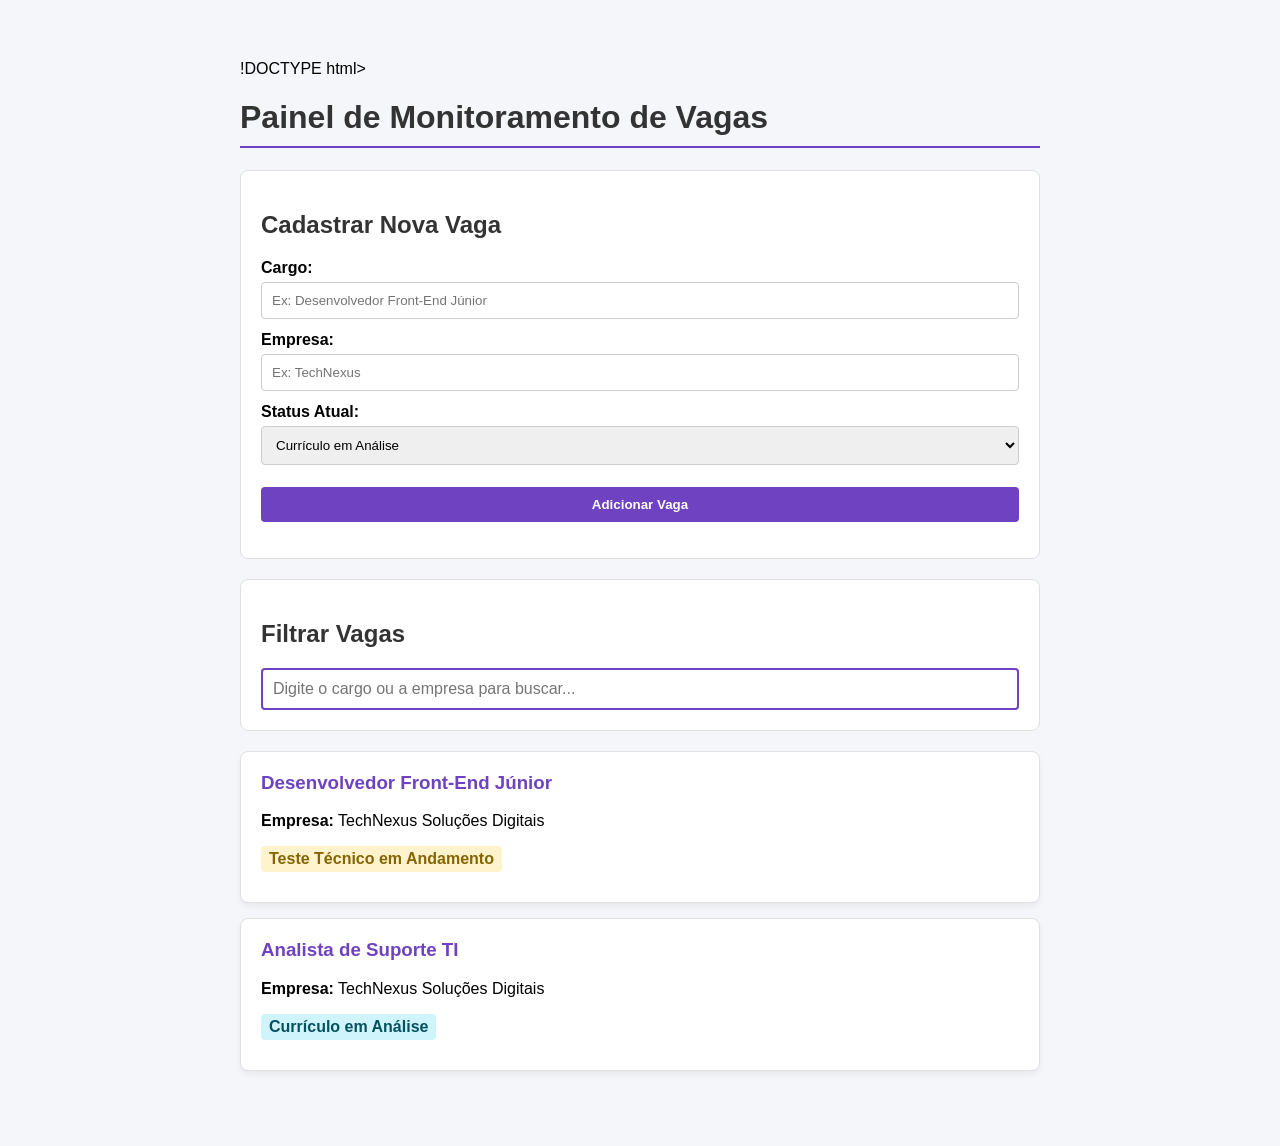
<file: minhas vg.html>
!DOCTYPE html>
<html lang="pt-BR">
<head>
    <meta charset="UTF-8">
    <meta name="viewport" content="width=device-width, initial-scale=1.0">
    <title>Minhas Vagas</title>
    <style>
        body { 
            font-family: Arial, sans-serif; 
            max-width: 800px; 
            margin: 40px auto; 
            padding: 20px; 
            background-color: #f4f6f9;
        }
        h1, h2 { 
            color: #333; 
        }
        h1 {
            border-bottom: 2px solid #6f42c1;
            padding-bottom: 10px;
        }
        .vaga { 
            background-color: #fff;
            border: 1px solid #e0e0e0; 
            padding: 20px; 
            margin-bottom: 15px; 
            border-radius: 8px; 
            box-shadow: 0 4px 6px rgba(0,0,0,0.05);
        }
        .vaga h3 { 
            margin-top: 0; 
            color: #6f42c1; 
        }
        .status { 
            font-weight: bold; 
            padding: 4px 8px;
            border-radius: 4px;
            display: inline-block;
            margin-bottom: 10px;
        }
        /* Cores de Status */
        .status-andamento { background-color: #fff3cd; color: #856404; }
        .status-analise { background-color: #cff4fc; color: #055160; }
        
        .meta-info {
            color: #666;
            font-size: 0.9em;
            margin-top: 10px;
        }
        /* Formulário e Filtro */
        .card-sistema {
            background: #fff;
            padding: 20px;
            border-radius: 8px;
            margin-bottom: 20px;
            border: 1px solid #e0e0e0;
        }
        .form-grupo {
            margin-bottom: 12px;
        }
        .form-grupo label {
            display: block;
            margin-bottom: 5px;
            font-weight: bold;
        }
        input, select, button {
            width: 100%;
            padding: 10px;
            border: 1px solid #ccc;
            border-radius: 4px;
            box-sizing: border-box;
        }
        button {
            background-color: #6f42c1;
            color: white;
            font-weight: bold;
            border: none;
            cursor: pointer;
            margin-top: 10px;
        }
        button:hover {
            background-color: #5a32a3;
        }
        #busca {
            border: 2px solid #6f42c1;
            font-size: 1em;
        }
    </style>
</head>
<body>

    <h1>Painel de Monitoramento de Vagas</h1>

    <div class="card-sistema">
        <h2>Cadastrar Nova Vaga</h2>
        <form id="form-vaga">
            <div class="form-grupo">
                <label for="cargo">Cargo:</label>
                <input type="text" id="cargo" required placeholder="Ex: Desenvolvedor Front-End Júnior">
            </div>
            <div class="form-grupo">
                <label for="empresa">Empresa:</label>
                <input type="text" id="empresa" required placeholder="Ex: TechNexus">
            </div>
            <div class="form-grupo">
                <label for="status-select">Status Atual:</label>
                <select id="status-select">
                    <option value="status-analise">Currículo em Análise</option>
                    <option value="status-andamento">Teste Técnico em Andamento</option>
                </select>
            </div>
            <button type="submit">Adicionar Vaga</button>
        </form>
    </div>

    <div class="card-sistema">
        <h2>Filtrar Vagas</h2>
        <input type="text" id="busca" placeholder="Digite o cargo ou a empresa para buscar...">
    </div>

    <div id="lista-vagas">
        <div class="vaga">
            <h3>Desenvolvedor Front-End Júnior</h3>
            <p><strong>Empresa:</strong> TechNexus Soluções Digitais</p>
            <span class="status status-andamento">Teste Técnico em Andamento</span>
        </div>

        <div class="vaga">
            <h3>Analista de Suporte TI</h3>
            <p><strong>Empresa:</strong> TechNexus Soluções Digitais</p>
            <span class="status status-analise">Currículo em Análise</span>
        </div>
    </div>

    <script>
        const form = document.getElementById('form-vaga');
        const listaVagas = document.getElementById('lista-vagas');
        const barraBusca = document.getElementById('busca');

        // Função para cadastrar nova vaga
        form.addEventListener('submit', function(e) {
            e.preventDefault();

            const cargo = document.getElementById('cargo').value;
            const empresa = document.getElementById('empresa').value;
            const statusClass = document.getElementById('status-select').value;
            const statusTexto = document.getElementById('status-select').options[document.getElementById('status-select').selectedIndex].text;

            // Criando a estrutura da nova vaga
            const novaVaga = document.createElement('div');
            novaVaga.classList.add('vaga');
            novaVaga.innerHTML = `
                <h3>${cargo}</h3>
                <p><strong>Empresa:</strong> ${empresa}</p>
                <span class="status ${statusClass}">${statusTexto}</span>
            `;

            // Adiciona no topo da lista e limpa o formulário
            listaVagas.insertBefore(novaVaga, listaVagas.firstChild);
            form.reset();
        });

        // Função para filtrar as vagas em tempo real
        barraBusca.addEventListener('input', function() {
            const termoBusca = barraBusca.value.toLowerCase();
            const vagas = document.querySelectorAll('.vaga');

            vagas.forEach(function(vaga) {
                const cargo = vaga.querySelector('h3').innerText.toLowerCase();
                const empresa = vaga.querySelector('p').innerText.toLowerCase();

                if (cargo.includes(termoBusca) || empresa.includes(termoBusca)) {
                    vaga.style.display = 'block';
                } else {
                    vaga.style.display = 'none';
                }
            });
        });
    </script>
</body>
</html>
</file>
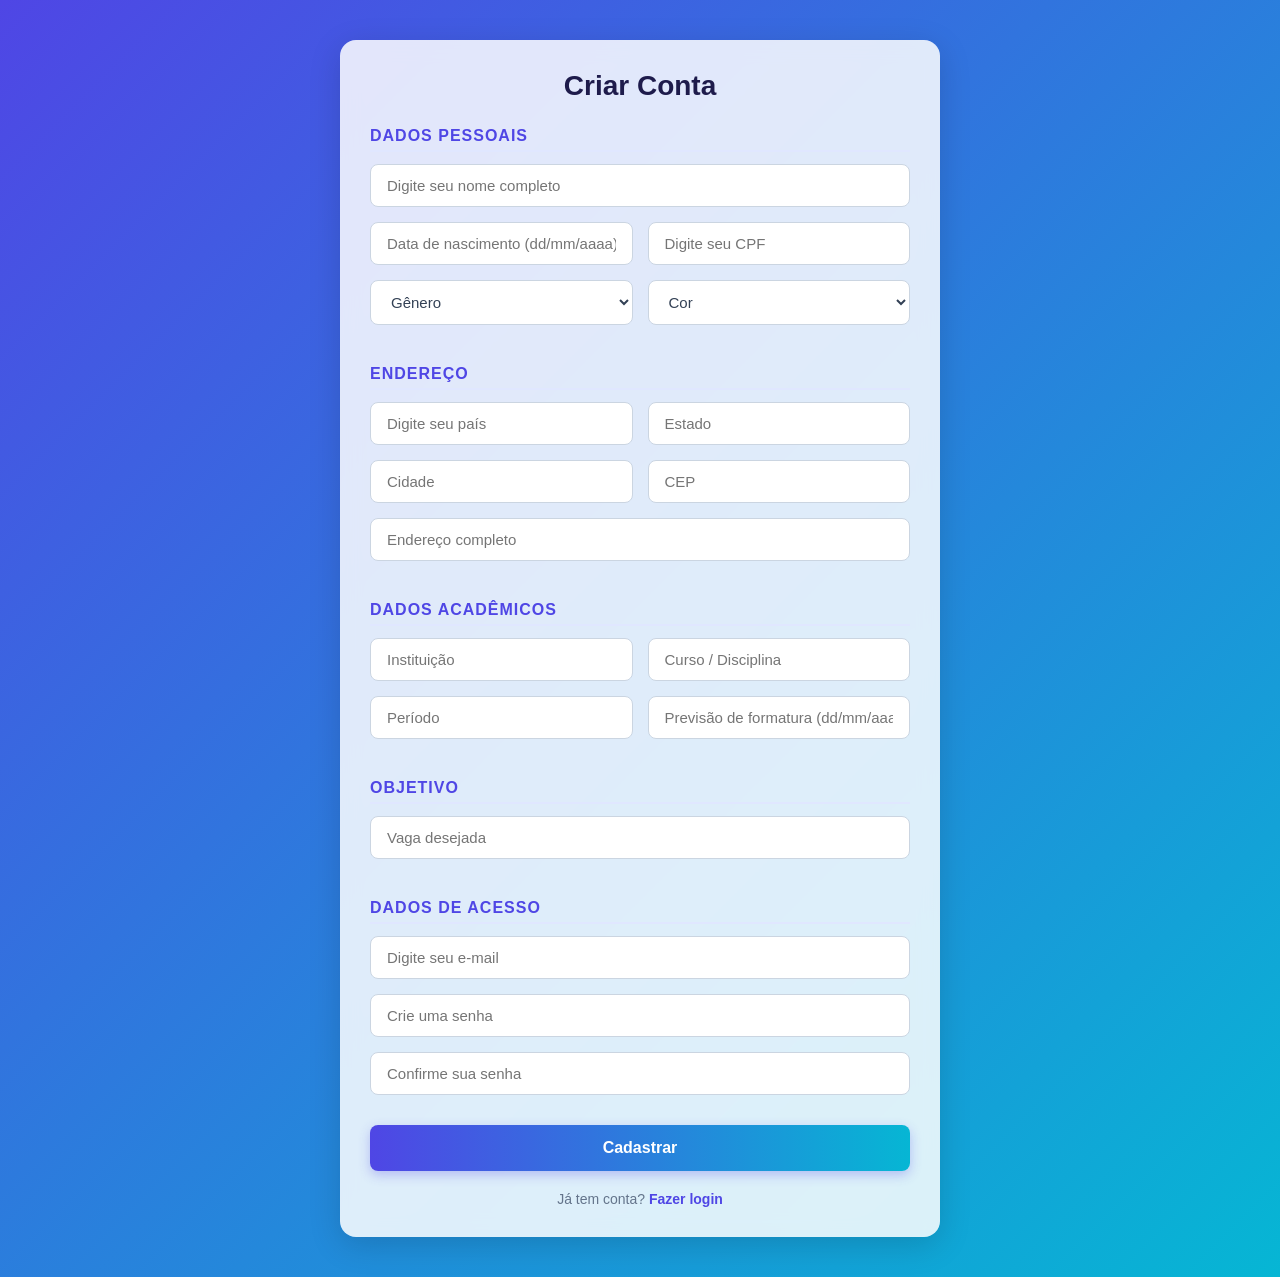
<file: frontend/cadastro.html>
<!DOCTYPE html>
<html lang="pt-br">
<head>
  <meta charset="UTF-8">
  <title>Cadastro</title>
  
  <style>
    /* 🎨 RESET DE ESTILOS */
    * {
      margin: 0;
      padding: 0;
      box-sizing: border-box;
      font-family: 'Segoe UI', Tahoma, Geneva, Verdana, sans-serif;
    }

    /* 🌆 FUNDO MODERNO COM DEGRADÊ */
    body.cadastro-page {
      background: linear-gradient(135deg, #4f46e5, #06b6d4);
      min-height: 100vh;
      display: flex;
      justify-content: center;
      align-items: center;
      padding: 40px 20px;
    }

    /* 🪟 CONTAINER EFEITO VIDRO (GLASSMORPHISM) */
    .form-container {
      width: 100%;
      max-width: 600px;
      background: rgba(255, 255, 255, 0.85);
      backdrop-filter: blur(10px);
      border-radius: 16px;
      box-shadow: 0 8px 32px rgba(0, 0, 0, 0.15);
      padding: 30px;
    }

    /* ✍️ TÍTULOS */
    .form-box h2 {
      color: #1e1b4b;
      font-size: 28px;
      text-align: center;
      margin-bottom: 25px;
      font-weight: 700;
    }

    .form-box h3 {
      color: #4f46e5;
      font-size: 16px;
      text-transform: uppercase;
      letter-spacing: 1px;
      margin: 25px 0 12px 0;
      border-bottom: 2px solid #e0e7ff;
      padding-bottom: 5px;
    }

    /* 📐 ALINHAMENTO LADO A LADO */
    .grid-2 {
      display: grid;
      grid-template-columns: 1fr 1fr;
      gap: 15px;
    }

    /* ⌨️ CAMPOS DE ENTRADA (INPUTS E SELECTS) */
    input[type="text"],
    input[type="email"],
    input[type="password"],
    select {
      width: 100%;
      padding: 12px 16px;
      margin-bottom: 15px;
      border: 1px solid #cbd5e1;
      border-radius: 8px;
      background-color: #fff;
      color: #334155;
      font-size: 15px;
      transition: all 0.3s ease;
      outline: none;
    }

    /* ✨ FOCO NOS CAMPOS */
    input:focus, 
    select:focus {
      border-color: #4f46e5;
      box-shadow: 0 0 0 3px rgba(79, 70, 229, 0.2);
      background-color: #f8fafc;
    }

    /* 🚀 BOTÃO DE CADASTRAR */
    button[type="submit"] {
      width: 100%;
      padding: 14px;
      background: linear-gradient(90deg, #4f46e5, #06b6d4);
      color: white;
      border: none;
      border-radius: 8px;
      font-size: 16px;
      font-weight: 600;
      cursor: pointer;
      transition: transform 0.2s, opacity 0.2s;
      margin-top: 15px;
      box-shadow: 0 4px 12px rgba(79, 70, 229, 0.3);
    }

    button[type="submit"]:hover {
      opacity: 0.9;
      transform: translateY(-1px);
    }

    button[type="submit"]:active {
      transform: translateY(1px);
    }

    /* 🔗 LINKS E TEXTOS DE BAIXO */
    .voltar {
      text-align: center;
      margin-top: 20px;
      font-size: 14px;
      color: #64748b;
    }

    .voltar a {
      color: #4f46e5;
      text-decoration: none;
      font-weight: 600;
    }

    .voltar a:hover {
      text-decoration: underline;
    }

    /* 🔔 MENSAGEM DE ERRO/SUCESSO */
    #mensagem {
      text-align: center;
      margin-top: 10px;
      font-size: 14px;
      font-weight: 500;
    }

    /* 📱 ADAPTAÇÃO PARA CELULAR */
    @media (max-width: 480px) {
      .grid-2 {
        grid-template-columns: 1fr;
        gap: 0;
      }
      .form-container {
        padding: 20px;
      }
    }
  </style>
</head>

<body class="cadastro-page">

  <div class="form-container">

    <div class="form-box">

      <h2>Criar Conta</h2>

      <form id="registerForm">

        <h3>Dados pessoais</h3>

        <input 
          id="nome" 
          type="text" 
          placeholder="Digite seu nome completo" 
          required
        >

        <div class="grid-2">

          <input 
            id="dataNascimento" 
            type="text" 
            placeholder="Data de nascimento (dd/mm/aaaa)" 
            required
          >

          <input 
            id="cpf" 
            type="text" 
            placeholder="Digite seu CPF" 
            required
          >

        </div>

        <div class="grid-2">

          <select id="genero">
            <option value="">Gênero</option>
            <option>Feminino</option>
            <option>Masculino</option>
            <option>Outro</option>
          </select>

          <select id="cor">
            <option value="">Cor</option>
            <option>Branca</option>
            <option>Preta</option>
            <option>Parda</option>
            <option>Amarela</option>
            <option>Indígena</option>
          </select>

        </div>

        <h3>Endereço</h3>

        <div class="grid-2">
          <input id="pais" type="text" placeholder="Digite seu país">
          <input id="estado" type="text" placeholder="Estado">
        </div>

        <div class="grid-2">
          <input id="cidade" type="text" placeholder="Cidade">
          <input id="cep" type="text" placeholder="CEP">
        </div>

        <input 
          id="endereco" 
          type="text" 
          placeholder="Endereço completo"
        >

        <h3>Dados Acadêmicos</h3>

        <div class="grid-2">
          <input 
            id="instituicao" 
            type="text" 
            placeholder="Instituição"
          >

          <input 
            id="curso" 
            type="text" 
            placeholder="Curso / Disciplina"
          >
        </div>

        <div class="grid-2">

          <input 
            id="periodo" 
            type="text" 
            placeholder="Período"
          >

          <input 
            id="formatura" 
            type="text" 
            placeholder="Previsão de formatura (dd/mm/aaaa)"
          >

        </div>

        <h3>Objetivo</h3>

        <input 
          id="vaga" 
          type="text" 
          placeholder="Vaga desejada"
        >

        <h3>Dados de acesso</h3>

        <input 
          id="emailCadastro" 
          type="email" 
          placeholder="Digite seu e-mail" 
          required
        >

        <input 
          id="senhaCadastro" 
          type="password" 
          placeholder="Crie uma senha" 
          required
        >

        <input 
          id="confirmarSenha" 
          type="password" 
          placeholder="Confirme sua senha" 
          required
        >

        <button type="submit">
          Cadastrar
        </button>

      </form>

      <p id="mensagem"></p>

      <p class="voltar">
        Já tem conta? <a href="index.html">Fazer login</a>
      </p>

    </div>

  </div>

  <script src="script.js"></script>

</body>
</html>
</file>
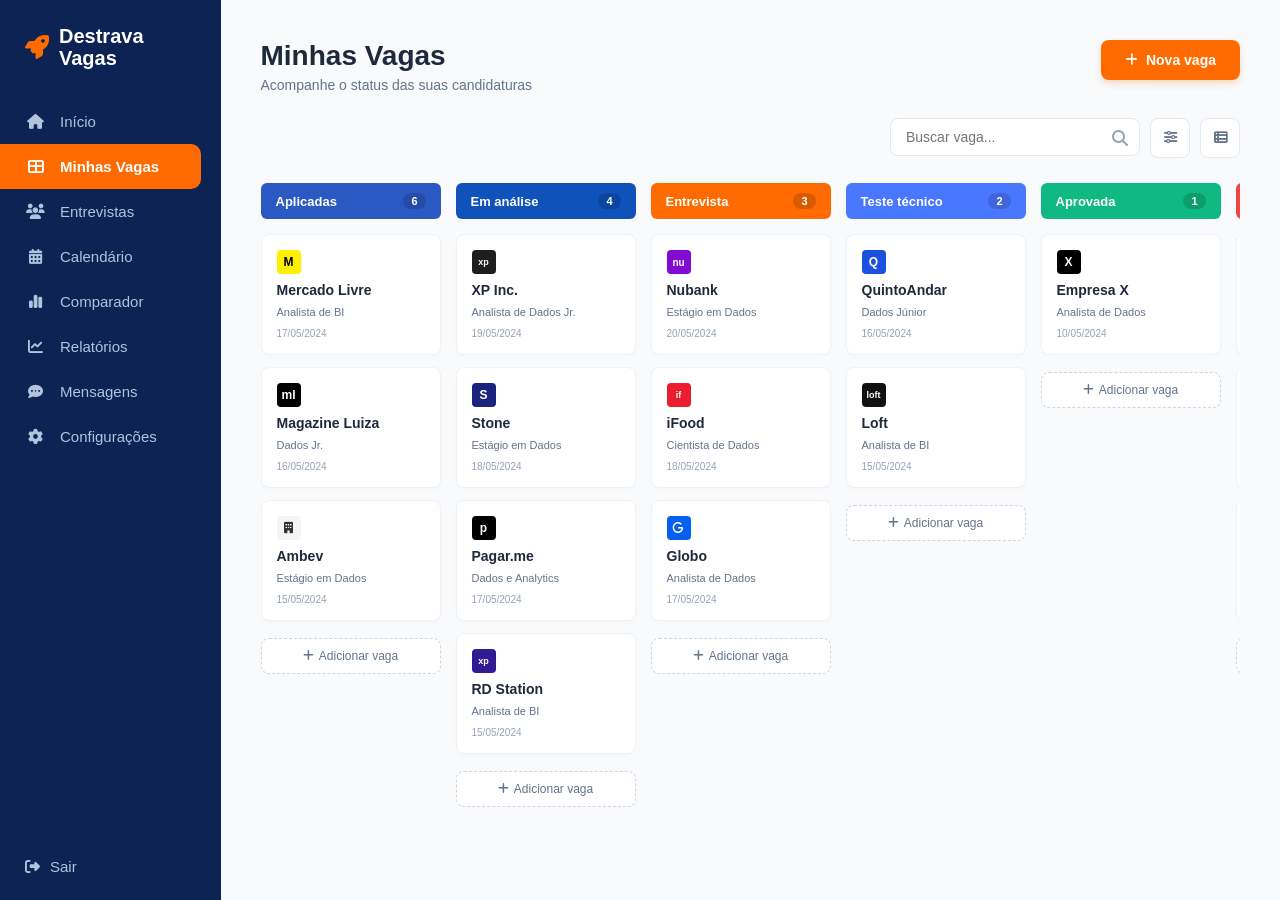
<file: frontend/dashboad.html>
<!DOCTYPE html>
<html lang="pt-BR">
<head>
    <meta charset="UTF-8">
    <meta name="viewport" content="width=device-width, initial-scale=1.0">
    <title>Destrava Vagas - Dashboard</title>
    <link rel="stylesheet" href="https://cdnjs.cloudflare.com/ajax/libs/font-awesome/6.4.0/css/all.min.css">
    <style>
        * {
            margin: 0;
            padding: 0;
            box-sizing: border-box;
            font-family: 'Segoe UI', Tahoma, Geneva, Verdana, sans-serif;
        }

        body {
            display: flex;
            background-color: #f8fafc;
            height: 100vh;
            overflow: hidden;
        }

        /* --- MENU LATERAL (SIDEBAR) --- */
        .sidebar {
            width: 260px;
            background-color: #0d2353;
            color: white;
            display: flex;
            flex-direction: column;
            justify-content: space-between;
            padding: 25px 0;
        }

        .logo-section {
            display: flex;
            align-items: center;
            padding: 0 25px;
            margin-bottom: 30px;
        }

        .logo-section i {
            font-size: 24px;
            color: #ff6b00;
            margin-right: 10px;
        }

        .logo-section h2 {
            font-size: 20px;
            font-weight: 700;
            line-height: 1.1;
        }

        .menu-list {
            list-style: none;
            flex-grow: 1;
        }

        .menu-item {
            display: flex;
            align-items: center;
            padding: 14px 25px;
            color: #b0c4de;
            text-decoration: none;
            font-size: 15px;
            transition: all 0.3s;
        }

        .menu-item i {
            margin-right: 15px;
            width: 20px;
            text-align: center;
        }

        /* Item ativo (Laranja) */
        .menu-item.active {
            background-color: #ff6b00;
            color: white;
            border-radius: 0 10px 10px 0;
            margin-right: 20px;
            font-weight: bold;
        }

        .menu-item:hover:not(.active) {
            background-color: #16326c;
            color: white;
        }

        .logout-section {
            padding: 0 25px;
        }

        .logout-btn {
            color: #b0c4de;
            text-decoration: none;
            display: flex;
            align-items: center;
            font-size: 15px;
        }

        .logout-btn i {
            margin-right: 10px;
        }

        /* --- CONTEÚDO PRINCIPAL --- */
        .main-content {
            flex-grow: 1;
            padding: 40px;
            overflow-y: auto;
            display: flex;
            flex-direction: column;
        }

        /* Cabeçalho superior */
        .header-top {
            display: flex;
            justify-content: space-between;
            align-items: flex-start;
            margin-bottom: 25px;
        }

        .title-area h1 {
            color: #1e293b;
            font-size: 28px;
            font-weight: 700;
            margin-bottom: 5px;
        }

        .title-area p {
            color: #64748b;
            font-size: 14px;
        }

        .btn-nova-vaga {
            background-color: #ff6b00;
            color: white;
            border: none;
            padding: 12px 24px;
            border-radius: 8px;
            font-weight: bold;
            cursor: pointer;
            font-size: 14px;
            display: flex;
            align-items: center;
            gap: 8px;
            box-shadow: 0 4px 6px rgba(255, 107, 0, 0.2);
        }

        /* Barra de Busca e Filtros */
        .filter-bar {
            display: flex;
            justify-content: flex-end;
            gap: 10px;
            margin-bottom: 25px;
        }

        .search-container {
            position: relative;
            width: 250px;
        }

        .search-container input {
            width: 100%;
            padding: 10px 35px 10px 15px;
            border: 1px solid #e2e8f0;
            border-radius: 8px;
            font-size: 14px;
            background-color: white;
            outline: none;
        }

        .search-container i {
            position: absolute;
            right: 12px;
            top: 50%;
            transform: translateY(-50%);
            color: #94a3b8;
        }

        .icon-btn {
            background-color: white;
            border: 1px solid #e2e8f0;
            border-radius: 8px;
            width: 40px;
            height: 40px;
            display: flex;
            align-items: center;
            justify-content: center;
            color: #64748b;
            cursor: pointer;
        }

        /* --- KANBAN BOARD (COLUNAS) --- */
        .kanban-board {
            display: flex;
            gap: 15px;
            flex-grow: 1;
            align-items: flex-start;
            overflow-x: auto;
            padding-bottom: 20px;
        }

        .kanban-column {
            flex: 1;
            min-width: 180px;
            background-color: transparent;
        }

        /* Títulos das Colunas com as Cores da Foto */
        .column-header {
            color: white;
            padding: 10px 15px;
            border-radius: 6px;
            font-size: 13px;
            font-weight: bold;
            display: flex;
            justify-content: space-between;
            align-items: center;
            margin-bottom: 15px;
        }

        .col-aplicadas { background-color: #2b59c3; }
        .col-analise { background-color: #0f52ba; }
        .col-entrevista { background-color: #ff6b00; }
        .col-teste { background-color: #4a77ff; }
        .col-aprovada { background-color: #10b981; }
        .col-rejeitada { background-color: #ef4444; }

        .badge-count {
            background-color: rgba(0, 0, 0, 0.15);
            padding: 2px 8px;
            border-radius: 12px;
            font-size: 11px;
        }

        /* Cards de Vagas */
        .card-container {
            display: flex;
            flex-direction: column;
            gap: 12px;
        }

        .vaga-card {
            background-color: white;
            border-radius: 8px;
            padding: 15px;
            box-shadow: 0 2px 4px rgba(0,0,0,0.02);
            border: 1px solid #edf2f7;
            display: flex;
            flex-direction: column;
            gap: 8px;
        }

        .company-logo {
            width: 24px;
            height: 24px;
            border-radius: 4px;
            display: flex;
            align-items: center;
            justify-content: center;
            font-weight: bold;
            font-size: 12px;
        }

        .vaga-card h4 {
            color: #1e293b;
            font-size: 14px;
            font-weight: 700;
        }

        .vaga-card p {
            color: #64748b;
            font-size: 11px;
        }

        .vaga-card .date {
            color: #94a3b8;
            font-size: 10px;
            margin-top: 2px;
        }

        /* Botão de Adicionar vaga na coluna */
        .btn-add-col {
            background-color: white;
            border: 1px dashed #cbd5e1;
            color: #64748b;
            width: 100%;
            padding: 10px;
            border-radius: 8px;
            cursor: pointer;
            font-size: 12px;
            font-weight: 500;
            display: flex;
            align-items: center;
            justify-content: center;
            gap: 5px;
            margin-top: 5px;
            transition: all 0.2s;
        }

        .btn-add-col:hover {
            background-color: #f1f5f9;
            border-color: #94a3b8;
        }
    </style>
</head>
<body>

    <div class="sidebar">
        <div>
            <div class="logo-section">
                <i class="fa-solid fa-rocket"></i>
                <h2>Destrava<br>Vagas</h2>
            </div>
            <ul class="menu-list">
                <li><a href="#" class="menu-item"><i class="fa-solid fa-house"></i> Início</a></li>
                <li><a href="#" class="menu-item active"><i class="fa-solid fa-table-cells-large"></i> Minhas Vagas</a></li>
                <li><a href="#" class="menu-item"><i class="fa-solid fa-users"></i> Entrevistas</a></li>
                <li><a href="#" class="menu-item"><i class="fa-solid fa-calendar-days"></i> Calendário</a></li>
                <li><a href="#" class="menu-item"><i class="fa-solid fa-chart-simple"></i> Comparador</a></li>
                <li><a href="#" class="menu-item"><i class="fa-solid fa-chart-line"></i> Relatórios</a></li>
                <li><a href="#" class="menu-item"><i class="fa-solid fa-comment-dots"></i> Mensagens</a></li>
                <li><a href="#" class="menu-item"><i class="fa-solid fa-gear"></i> Configurações</a></li>
            </ul>
        </div>
        <div class="logout-section">
            <a href="#" class="logout-btn"><i class="fa-solid fa-right-from-bracket"></i> Sair</a>
        </div>
    </div>

    <div class="main-content">
        
        <div class="header-top">
            <div class="title-area">
                <h1>Minhas Vagas</h1>
                <p>Acompanhe o status das suas candidaturas</p>
            </div>
            <button class="btn-nova-vaga"><i class="fa-solid fa-plus"></i> Nova vaga</button>
        </div>

        <div class="filter-bar">
            <div class="search-container">
                <input type="text" placeholder="Buscar vaga...">
                <i class="fa-solid fa-magnifying-glass"></i>
            </div>
            <button class="icon-btn"><i class="fa-solid fa-sliders"></i></button>
            <button class="icon-btn"><i class="fa-solid fa-table-list"></i></button>
        </div>

        <div class="kanban-board">
            
            <div class="kanban-column">
                <div class="column-header col-aplicadas">
                    <span>Aplicadas</span>
                    <span class="badge-count">6</span>
                </div>
                <div class="card-container">
                    <div class="vaga-card">
                        <div class="company-logo" style="background-color: #fff000; color: #000;">M</div>
                        <h4>Mercado Livre</h4>
                        <p>Analista de BI</p>
                        <span class="date">17/05/2024</span>
                    </div>
                    <div class="vaga-card">
                        <div class="company-logo" style="background-color: #000; color: #fff;">ml</div>
                        <h4>Magazine Luiza</h4>
                        <p>Dados Jr.</p>
                        <span class="date">16/05/2024</span>
                    </div>
                    <div class="vaga-card">
                        <div class="company-logo" style="background-color: #f3f4f6; color: #333;"><i class="fa-solid fa-building"></i></div>
                        <h4>Ambev</h4>
                        <p>Estágio em Dados</p>
                        <span class="date">15/05/2024</span>
                    </div>
                    <button class="btn-add-col"><i class="fa-solid fa-plus"></i> Adicionar vaga</button>
                </div>
            </div>

            <div class="kanban-column">
                <div class="column-header col-analise">
                    <span>Em análise</span>
                    <span class="badge-count">4</span>
                </div>
                <div class="card-container">
                    <div class="vaga-card">
                        <div class="company-logo" style="background-color: #1e1e1e; color: #fff; font-size: 9px;">xp</div>
                        <h4>XP Inc.</h4>
                        <p>Analista de Dados Jr.</p>
                        <span class="date">19/05/2024</span>
                    </div>
                    <div class="vaga-card">
                        <div class="company-logo" style="background-color: #1a237e; color: #fff;">S</div>
                        <h4>Stone</h4>
                        <p>Estágio em Dados</p>
                        <span class="date">18/05/2024</span>
                    </div>
                    <div class="vaga-card">
                        <div class="company-logo" style="background-color: #000; color: #fff;">p</div>
                        <h4>Pagar.me</h4>
                        <p>Dados e Analytics</p>
                        <span class="date">17/05/2024</span>
                    </div>
                    <div class="vaga-card">
                        <div class="company-logo" style="background-color: #311b92; color: #fff; font-size: 9px;">xp</div>
                        <h4>RD Station</h4>
                        <p>Analista de BI</p>
                        <span class="date">15/05/2024</span>
                    </div>
                    <button class="btn-add-col"><i class="fa-solid fa-plus"></i> Adicionar vaga</button>
                </div>
            </div>

            <div class="kanban-column">
                <div class="column-header col-entrevista">
                    <span>Entrevista</span>
                    <span class="badge-count">3</span>
                </div>
                <div class="card-container">
                    <div class="vaga-card">
                        <div class="company-logo" style="background-color: #820ad1; color: #fff; font-size: 10px;">nu</div>
                        <h4>Nubank</h4>
                        <p>Estágio em Dados</p>
                        <span class="date">20/05/2024</span>
                    </div>
                    <div class="vaga-card">
                        <div class="company-logo" style="background-color: #ea1d2c; color: #fff; font-size: 9px;">if</div>
                        <h4>iFood</h4>
                        <p>Cientista de Dados</p>
                        <span class="date">18/05/2024</span>
                    </div>
                    <div class="vaga-card">
                        <div class="company-logo" style="background-color: #0660f4; color: #fff;"><i class="fa-solid fa-g"></i></div>
                        <h4>Globo</h4>
                        <p>Analista de Dados</p>
                        <span class="date">17/05/2024</span>
                    </div>
                    <button class="btn-add-col"><i class="fa-solid fa-plus"></i> Adicionar vaga</button>
                </div>
            </div>

            <div class="kanban-column">
                <div class="column-header col-teste">
                    <span>Teste técnico</span>
                    <span class="badge-count">2</span>
                </div>
                <div class="card-container">
                    <div class="vaga-card">
                        <div class="company-logo" style="background-color: #1c51e0; color: #fff;">Q</div>
                        <h4>QuintoAndar</h4>
                        <p>Dados Júnior</p>
                        <span class="date">16/05/2024</span>
                    </div>
                    <div class="vaga-card">
                        <div class="company-logo" style="background-color: #111; color: #fff; font-size: 9px;">loft</div>
                        <h4>Loft</h4>
                        <p>Analista de BI</p>
                        <span class="date">15/05/2024</span>
                    </div>
                    <button class="btn-add-col"><i class="fa-solid fa-plus"></i> Adicionar vaga</button>
                </div>
            </div>

            <div class="kanban-column">
                <div class="column-header col-aprovada">
                    <span>Aprovada</span>
                    <span class="badge-count">1</span>
                </div>
                <div class="card-container">
                    <div class="vaga-card">
                        <div class="company-logo" style="background-color: #000; color: #fff;">X</div>
                        <h4>Empresa X</h4>
                        <p>Analista de Dados</p>
                        <span class="date">10/05/2024</span>
                    </div>
                    <button class="btn-add-col"><i class="fa-solid fa-plus"></i> Adicionar vaga</button>
                </div>
            </div>

            <div class="kanban-column">
                <div class="column-header col-rejeitada">
                    <span>Rejeitada</span>
                    <span class="badge-count">3</span>
                </div>
                <div class="card-container">
                    <div class="vaga-card">
                        <div class="company-logo" style="background-color: #000; color: #fff; font-size: 9px;">C6</div>
                        <h4>C6 Bank</h4>
                        <p>Analista de Dados</p>
                        <span class="date">12/05/2024</span>
                    </div>
                    <div class="vaga-card">
                        <div class="company-logo" style="background-color: #111; color: #fff;"><i class="fa-solid fa-heart-pulse"></i></div>
                        <h4>HealthBit</h4>
                        <p>Dados Júnior</p>
                        <span class="date">11/05/2024</span>
                    </div>
                    <div class="vaga-card">
                        <div class="company-logo" style="background-color: #0052ff; color: #fff;"><i class="fa-solid fa-infinity"></i></div>
                        <h4>Neon</h4>
                        <p>Estágio em Dados</p>
                        <span class="date">10/05/2024</span>
                    </div>
                    <button class="btn-add-col"><i class="fa-solid fa-plus"></i> Adicionar vaga</button>
                </div>
            </div>

        </div>
    </div>

</body>
</html>
</file>
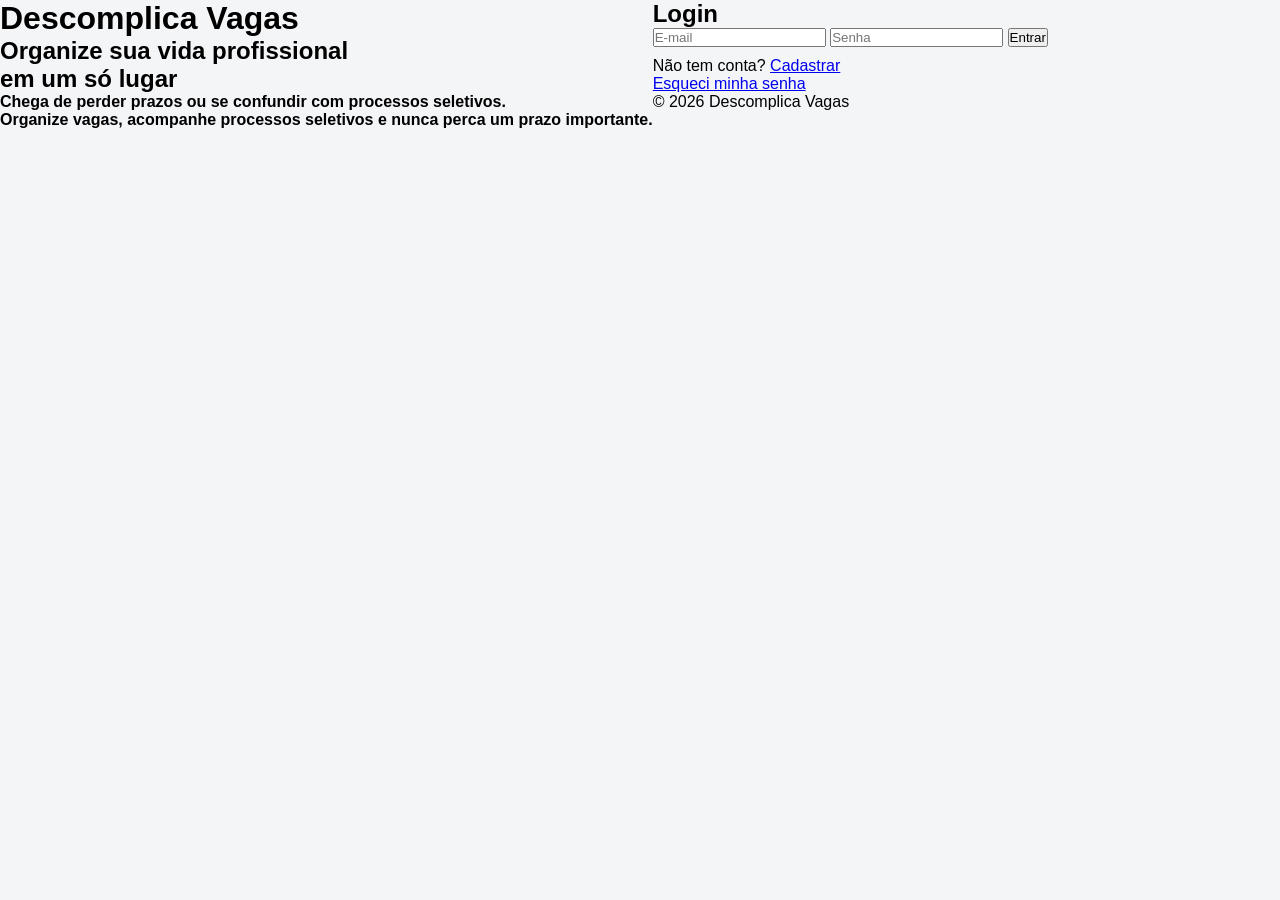
<file: frontend/dashboad/login.html>
<!DOCTYPE html>
<html lang="pt-br">
<head>
  <meta charset="UTF-8">
  <title>Login</title>
  <link rel="stylesheet" href="style.css">
</head>
<body>

  <div class="container">

    <!-- 🔵 LADO ESQUERDO -->
    <div class="left">
      <h1 class="logo">Descomplica Vagas</h1>

      <h2 class="titulo">
        <span class="destaque">Organize sua vida profissional</span><br>
        em um só lugar
      </h2>

      <p class="impacto">
        <b>Chega de perder prazos ou se confundir com processos seletivos.</b>
      </p>

      <div class="description">
        <b>Organize vagas, acompanhe processos seletivos e nunca perca um prazo importante.</b>
      </div>
    </div>

    <!-- ⚪ LADO DIREITO -->
    <div class="right">
      <div class="form-box">
        
        <h2>Login</h2>

        <form id="loginForm">
          
          <input id="email" type="email" placeholder="E-mail" required />
          <input id="senha" type="password" placeholder="Senha" required />

          <button type="submit" class="login-btn">Entrar</button>
        </form>

        <p id="mensagem"></p>

        <p style="margin-top:10px;">
          Não tem conta? <a href="cadastro.html">Cadastrar</a>
        </p>

        <a href="recuperar.html" class="forgot-password">
          Esqueci minha senha
        </a>

        <p class="footer">© 2026 Descomplica Vagas</p>

      </div>
    </div>

  </div>

  <script src="script.js"></script>
</body>
</html>
</file>
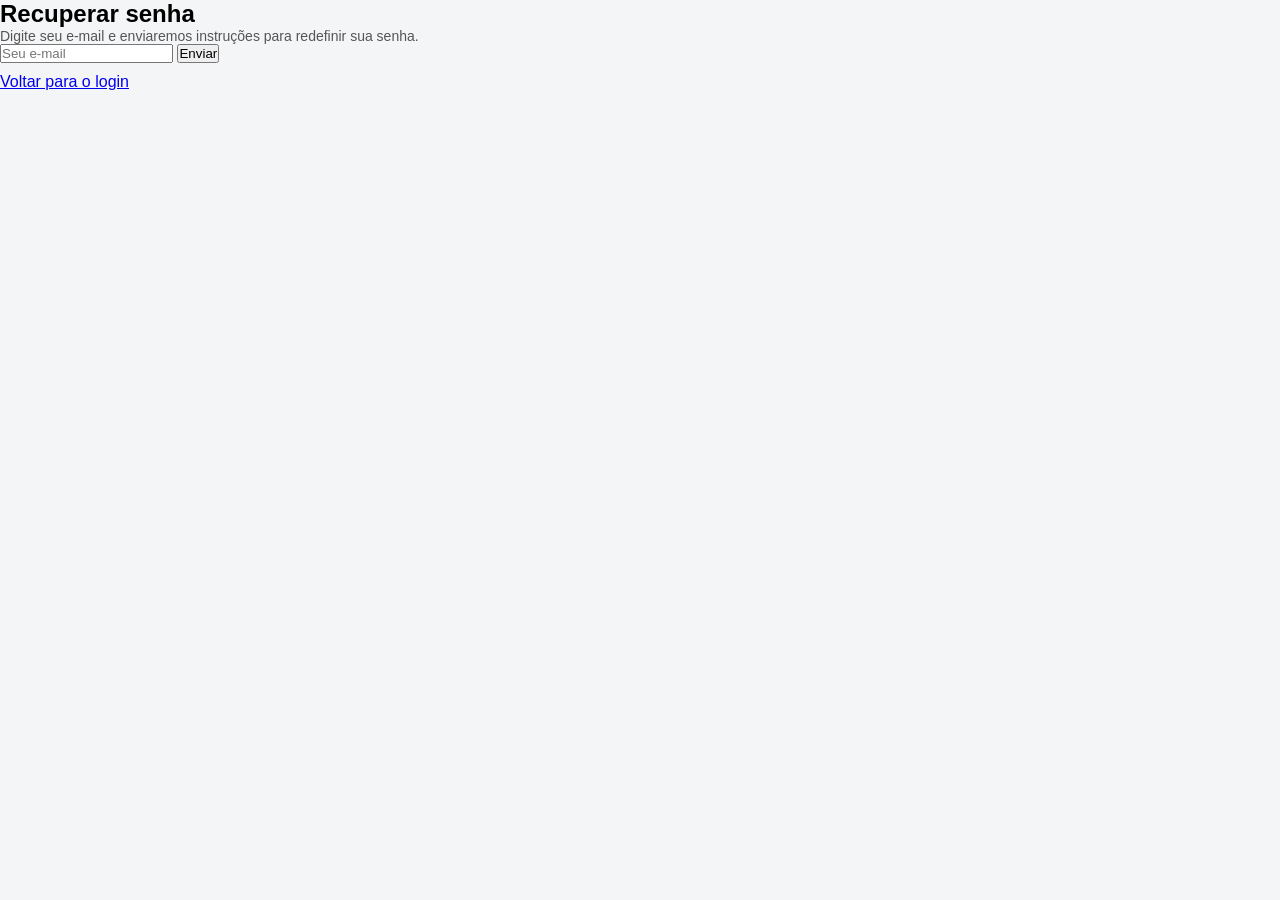
<file: frontend/dashboad/recuperação.html>
<!DOCTYPE html>
<html lang="pt-br">
<head>
  <meta charset="UTF-8">
  <title>Recuperar Senha</title>
  <link rel="stylesheet" href="style.css">
</head>
<body>

  <div class="container">

    <div class="right" style="width:100%;">
      <div class="login-box">

        <h2>Recuperar senha</h2>

        <p style="font-size: 14px; color: #555;">
          Digite seu e-mail e enviaremos instruções para redefinir sua senha.
        </p>

        <form id="recuperarForm">
          <input type="email" id="email" placeholder="Seu e-mail" required />
          <button type="submit">Enviar</button>
        </form>
        <p id="mensagem"></p>

        <p style="margin-top:10px;">
          <a href="index.html">Voltar para o login</a>
        </p>

      </div>
    </div>

  </div>

  <script src="script.js"></script>
</body>
</html>
</file>
<file: frontend/dashboad/style.css>
/* RESET */
*{
  margin:0;
  padding:0;
  box-sizing:border-box;
  font-family:Arial, Helvetica, sans-serif;
}

body{
  background:#f4f5f7;
}

/* CONTAINER */
.container{
  display:flex;
  min-height:100vh;
}

/* MENU */
.sidebar{
  width:250px;
  background:#002b7f;
  color:white;
  padding:25px;
  display:flex;
  flex-direction:column;
  justify-content:space-between;
}

.logo h2{
  font-size:28px;
  margin-bottom:40px;
}

.logo span{
  color:#ff8c00;
}

.sidebar ul{
  list-style:none;
}

.sidebar li{
  padding:15px;
  margin-bottom:10px;
  border-radius:10px;
  cursor:pointer;
  transition:0.3s;
}

.sidebar li:hover{
  background:#0d47c5;
}

.sidebar li i{
  margin-right:10px;
}

.active{
  background:#ff8c00;
}

.logout{
  padding:15px;
  cursor:pointer;
}

/* CONTEÚDO */
.content{
  flex:1;
  padding:30px;
}

/* TOPO */
.topo{
  display:flex;
  justify-content:space-between;
  align-items:center;
  margin-bottom:30px;
}

.topo h1{
  font-size:35px;
  color:#1d1d1d;
}

.topo p{
  color:gray;
  margin-top:5px;
}

.btn{
  background:#ff8c00;
  color:white;
  border:none;
  padding:12px 20px;
  border-radius:10px;
  cursor:pointer;
  font-size:16px;
}

/* BOARD */
.board{
  display:flex;
  gap:20px;
  overflow-x:auto;
}

/* COLUNAS */
.column{
  background:#ececec;
  width:240px;
  border-radius:15px;
  padding:15px;
  min-height:500px;
}

.column h3{
  padding:10px;
  border-radius:10px;
  color:white;
  margin-bottom:15px;
  text-align:center;
}

/* CORES */
.azul-claro{
  background:#5fa8ff;
}

.azul{
  background:#005eff;
}

.laranja{
  background:#ff8c00;
}

.roxo{
  background:#7d5fff;
}

.verde{
  background:#00b894;
}

.vermelho{
  background:#ff3b30;
}

/* CARDS */
.card{
  background:white;
  padding:15px;
  border-radius:12px;
  margin-bottom:15px;
  min-height:90px;
  cursor:text;
  box-shadow:0 2px 5px rgba(0,0,0,0.1);
  outline:none;
}

/* BOTÃO ADD */
.add{
  width:100%;
  border:none;
  padding:10px;
  border-radius:10px;
  background:white;
  cursor:pointer;
  color:#555;
  font-weight:bold;
}
</file>
